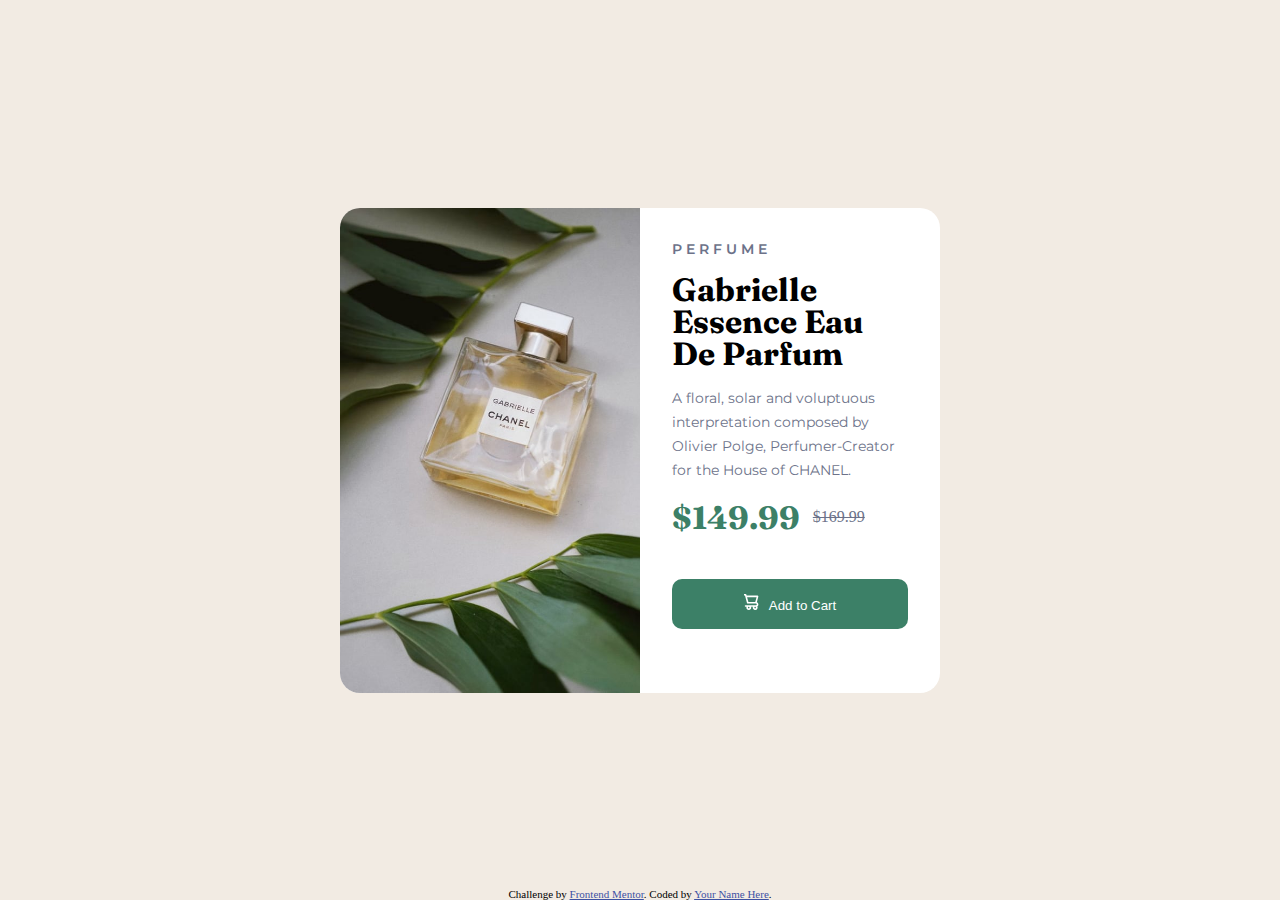
<file: 01 - Product preview card component/index.html>
<!DOCTYPE html>
<html lang="en">

<head>
  <meta charset="UTF-8" />
  <meta name="viewport" content="width=device-width, initial-scale=1.0" />
  <!-- displays site properly based on user's device -->
  <link rel="preconnect" href="https://fonts.googleapis.com">
  <link rel="preconnect" href="https://fonts.gstatic.com" crossorigin>
  <link
    href="https://fonts.googleapis.com/css2?family=Fraunces:ital,opsz,wght@0,9..144,100..900;1,9..144,100..900&display=swap"
    rel="stylesheet">
  <link href="https://fonts.googleapis.com/css2?family=Montserrat:ital,wght@0,100..900;1,100..900&display=swap"
    rel="stylesheet">
  <link rel="icon" type="image/png" sizes="32x32" href="./images/favicon-32x32.png" />
  <link rel="stylesheet" href="style.css">

  <title>Frontend Mentor | Product preview card component</title>

</head>

<body>
  <div class="container">
    <div class="cont-image">
    </div>
    <div class="cont-description">
      <h5>Perfume</h5>
      <h1>Gabrielle Essence Eau De Parfum</h1>
      <p>A floral, solar and voluptuous
        interpretation composed by Olivier Polge, Perfumer-Creator for the House
        of CHANEL.</p>
      <div class="spans">
        <span class="span1">$149.99</span>
        <span class="span2">$169.99</span>
      </div>
      <button><img src="./images/icon-cart.svg" alt="">Add to Cart</button>
    </div>
  </div>


  <div class="attribution">
    Challenge by
    <a href="https://www.frontendmentor.io?ref=challenge" target="_blank">Frontend Mentor</a>. Coded by <a href="#">Your
      Name Here</a>.
  </div>
</body>

</html>
</file>
<file: 01 - Product preview card component/style.css>
:root {
    --Dark-cyan: hsl(158, 36%, 37%);
    --Cream: hsl(30, 38%, 92%);
    --Very-dark-blue: hsl(212, 21%, 14%);
    --Dark-grayish-blue: hsl(228, 12%, 48%);
    --White: hsl(0, 0%, 100%);
}

* {
    margin: 0;
    padding: 0;
    box-sizing: border-box;
}

body {
    height: 100vh;
    display: flex;
    flex-direction: column;
    justify-content: center;
    align-items: center;
    background-color: var(--Cream);
}

button {
    display: block;
    width: 100%;
    height: 50px;
    margin: 2rem 0;
    background-color: var(--Dark-cyan);
    border: none;
    border-radius: 10px;
    color: var(--White);
    cursor: pointer;
    transition: all .3s ease;
}

button:hover {
    background-color: hsl(158, 34%, 29%);
}

button img {
    margin-right: 10px;
}

h1 {
    margin-bottom: 1rem;
    line-height: 2rem;
    font-family: "Fraunces", sans-serif;
}

h5 {
    font-family: "Montserrat", sans-serif;
    margin-bottom: 1rem;
    letter-spacing: 4px;
    text-transform: uppercase;
    font-size: 14px;
    color: var(--Dark-grayish-blue);
    font-weight: 600;
}

p {
    line-height: 1.5rem;
    margin-bottom: 1rem;
    font-size: 14px;
    font-family: "Montserrat", sans-serif;
    color: var(--Dark-grayish-blue);
}

span {
    margin: 0 .8rem 0 0;
    margin-bottom: 10px;
}

.spans {
    display: flex;
    align-items: center;
}

.attribution {
    font-size: 11px;
    text-align: center;
    position: absolute;
    bottom: 0;
}

.attribution a {
    color: hsl(228, 45%, 44%);
}

.container {
    background-color: var(--White);
    border-radius: 20px;
    display: flex;
    flex-direction: row;
    max-width: 600px;
    margin: auto;
    overflow: hidden;
}

.cont-description {
    width: 50%;
    padding: 2rem;
}

.cont-image {
    width: 50%;
    overflow: hidden;
    background-image: url(./images/image-product-desktop.jpg);
    background-repeat: no-repeat;
    background-size: cover;
}

.span1 {
    font-family: "Fraunces", sans-serif;
    color: var(--Dark-cyan);
    font-size: 2rem;
    font-weight: 700;
}

.span2 {
    color: var(--Dark-grayish-blue);
    text-decoration: line-through;
}

@media screen and (max-width: 725px) {
    .container {
        flex-direction: column;
        width: auto;
        height: fit-content;
        margin:20px;
    }
    .cont-description {
        width: 100%;
        padding: 2rem;
        height: fit-content;
    }
    .cont-image {
        width: 100%;
        height: 300px; /* Ajusta la altura según necesites */
        background-image: url(./images/image-product-mobile.jpg);
        background-repeat: no-repeat;
        background-size: cover;
    }
   
}
</file>
